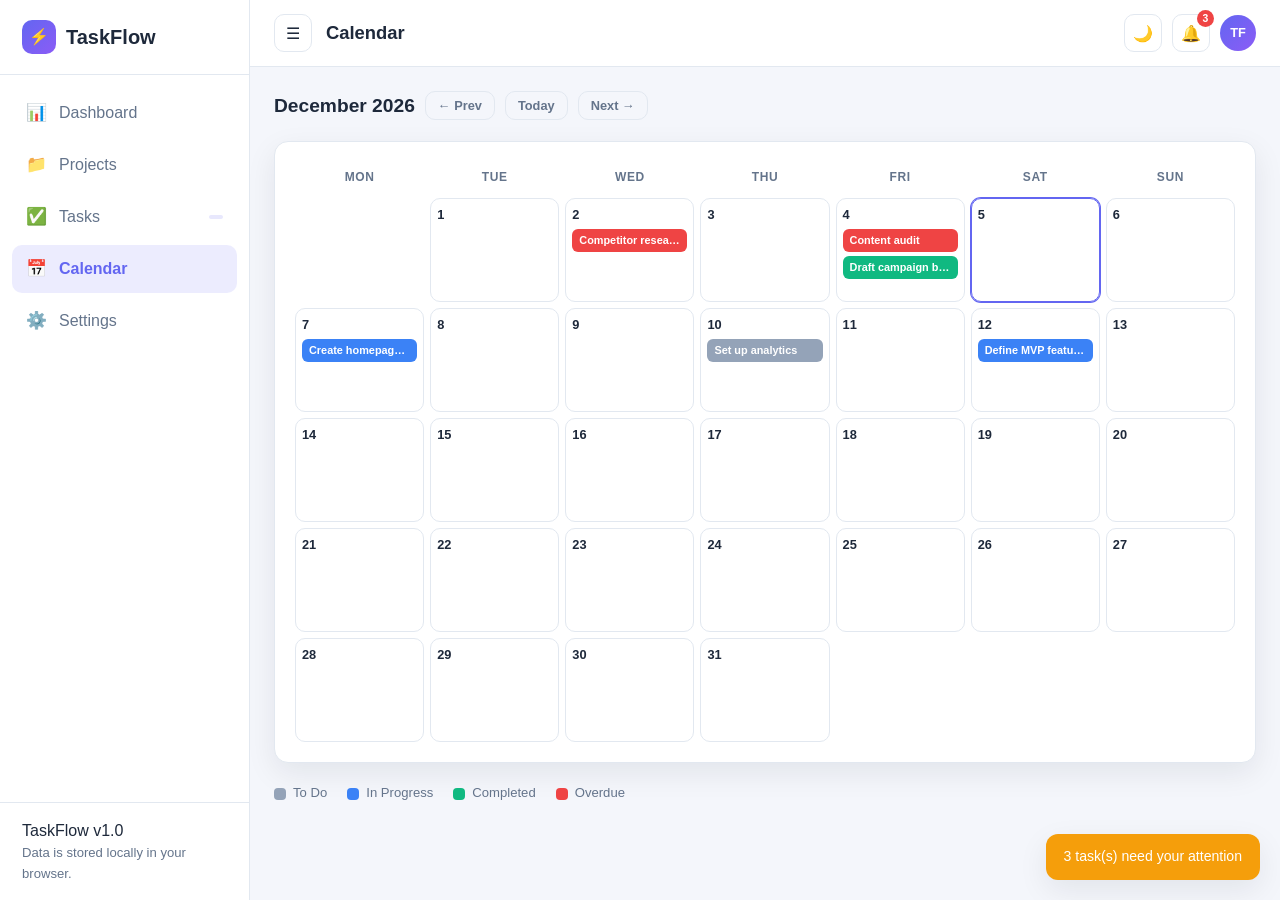
<file: pages/calendar.html>
<!DOCTYPE html>
<html lang="en" data-theme="light">
<head>
  <meta charset="UTF-8">
  <meta name="viewport" content="width=device-width, initial-scale=1.0">
  <title>Calendar | TaskFlow</title>
  <link rel="stylesheet" href="../css/style.css">
  <link rel="stylesheet" href="../css/dashboard.css">
  <link rel="stylesheet" href="../css/responsive.css">
</head>
<body>
  <div class="app">
    <aside class="sidebar">
      <div class="sidebar-brand">
        <span class="brand-logo">⚡</span> TaskFlow
      </div>
      <nav class="sidebar-nav">
        <a href="../index.html" class="nav-link" data-page="dashboard"><span class="nav-icon">📊</span> Dashboard</a>
        <a href="../pages/projects.html" class="nav-link" data-page="projects"><span class="nav-icon">📁</span> Projects</a>
        <a href="../pages/tasks.html" class="nav-link" data-page="tasks"><span class="nav-icon">✅</span> Tasks <span class="nav-tag"></span></a>
        <a href="../pages/calendar.html" class="nav-link" data-page="calendar"><span class="nav-icon">📅</span> Calendar</a>
        <a href="../pages/settings.html" class="nav-link" data-page="settings"><span class="nav-icon">⚙️</span> Settings</a>
      </nav>
      <div class="sidebar-foot">
        <p>TaskFlow v1.0</p>
        <p class="muted small">Data is stored locally in your browser.</p>
      </div>
    </aside>

    <div class="main">
      <header class="topbar">
        <button class="icon-btn" id="menuBtn" aria-label="Menu">☰</button>
        <h1 class="page-title">Calendar</h1>
        <div class="topbar-actions">
          <button class="icon-btn" id="themeToggle" title="Toggle theme">🌙</button>
          <div class="notif-wrap">
            <button class="icon-btn" id="notifBtn" title="Notifications">🔔<span id="notifBadge" class="badge">0</span></button>
            <div id="notifPanel" class="notif-panel"></div>
          </div>
          <div class="avatar" title="User">TF</div>
        </div>
      </header>

      <main class="content">

        <div class="toolbar">
          <h2 class="cal-title" id="calTitle"></h2>
          <div class="toolbar">
            <button class="btn btn-ghost btn-sm" id="calPrev">← Prev</button>
            <button class="btn btn-ghost btn-sm" id="calToday">Today</button>
            <button class="btn btn-ghost btn-sm" id="calNext">Next →</button>
          </div>
        </div>
        <div class="card">
          <div class="cal-grid" id="calGrid"></div>
        </div>
        <div class="legend">
          <span><i class="legend-swatch" style="background:#94a3b8"></i> To Do</span>
          <span><i class="legend-swatch" style="background:#3b82f6"></i> In Progress</span>
          <span><i class="legend-swatch" style="background:#10b981"></i> Completed</span>
          <span><i class="legend-swatch" style="background:#ef4444"></i> Overdue</span>
        </div>

      </main>
    </div>
  </div>

  <script src="../js/storage.js"></script>
  <script src="../js/app.js"></script>
  <script src="../js/notifications.js"></script>

  <script src="../js/calendar.js"></script>
</body>
</html>
</file>
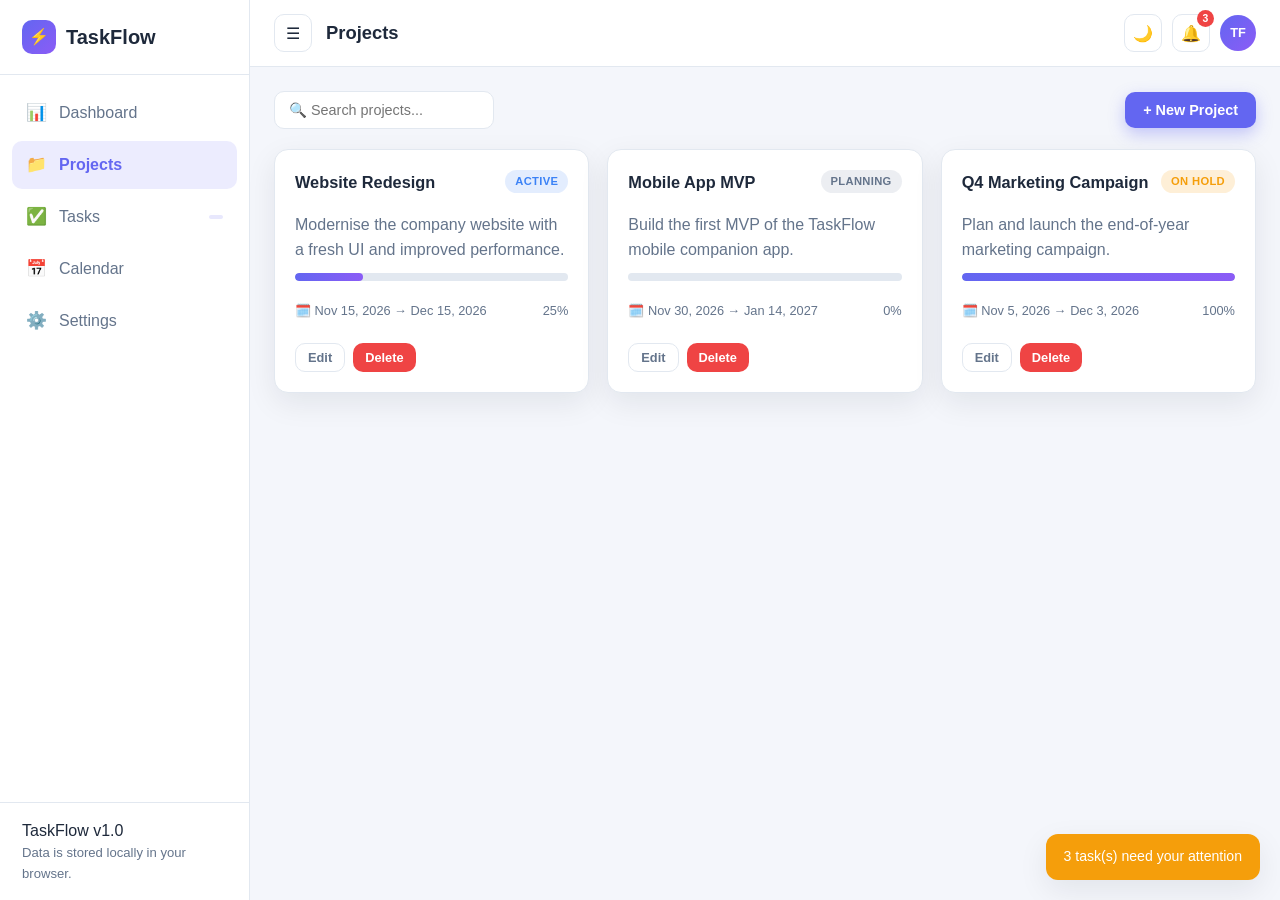
<file: pages/projects.html>
<!DOCTYPE html>
<html lang="en" data-theme="light">
<head>
  <meta charset="UTF-8">
  <meta name="viewport" content="width=device-width, initial-scale=1.0">
  <title>Projects | TaskFlow</title>
  <link rel="stylesheet" href="../css/style.css">
  <link rel="stylesheet" href="../css/dashboard.css">
  <link rel="stylesheet" href="../css/responsive.css">
</head>
<body>
  <div class="app">
    <aside class="sidebar">
      <div class="sidebar-brand">
        <span class="brand-logo">⚡</span> TaskFlow
      </div>
      <nav class="sidebar-nav">
        <a href="../index.html" class="nav-link" data-page="dashboard"><span class="nav-icon">📊</span> Dashboard</a>
        <a href="../pages/projects.html" class="nav-link" data-page="projects"><span class="nav-icon">📁</span> Projects</a>
        <a href="../pages/tasks.html" class="nav-link" data-page="tasks"><span class="nav-icon">✅</span> Tasks <span class="nav-tag"></span></a>
        <a href="../pages/calendar.html" class="nav-link" data-page="calendar"><span class="nav-icon">📅</span> Calendar</a>
        <a href="../pages/settings.html" class="nav-link" data-page="settings"><span class="nav-icon">⚙️</span> Settings</a>
      </nav>
      <div class="sidebar-foot">
        <p>TaskFlow v1.0</p>
        <p class="muted small">Data is stored locally in your browser.</p>
      </div>
    </aside>

    <div class="main">
      <header class="topbar">
        <button class="icon-btn" id="menuBtn" aria-label="Menu">☰</button>
        <h1 class="page-title">Projects</h1>
        <div class="topbar-actions">
          <button class="icon-btn" id="themeToggle" title="Toggle theme">🌙</button>
          <div class="notif-wrap">
            <button class="icon-btn" id="notifBtn" title="Notifications">🔔<span id="notifBadge" class="badge">0</span></button>
            <div id="notifPanel" class="notif-panel"></div>
          </div>
          <div class="avatar" title="User">TF</div>
        </div>
      </header>

      <main class="content">

        <div class="toolbar">
          <input type="search" id="projectSearch" class="input" placeholder="🔍 Search projects...">
          <button class="btn btn-primary" id="newProjectBtn">+ New Project</button>
        </div>
        <div id="projectGrid" class="projects-grid"></div>

      </main>
    </div>
  </div>

  <script src="../js/storage.js"></script>
  <script src="../js/app.js"></script>
  <script src="../js/notifications.js"></script>

  <script src="../js/projects.js"></script>
</body>
</html>
</file>
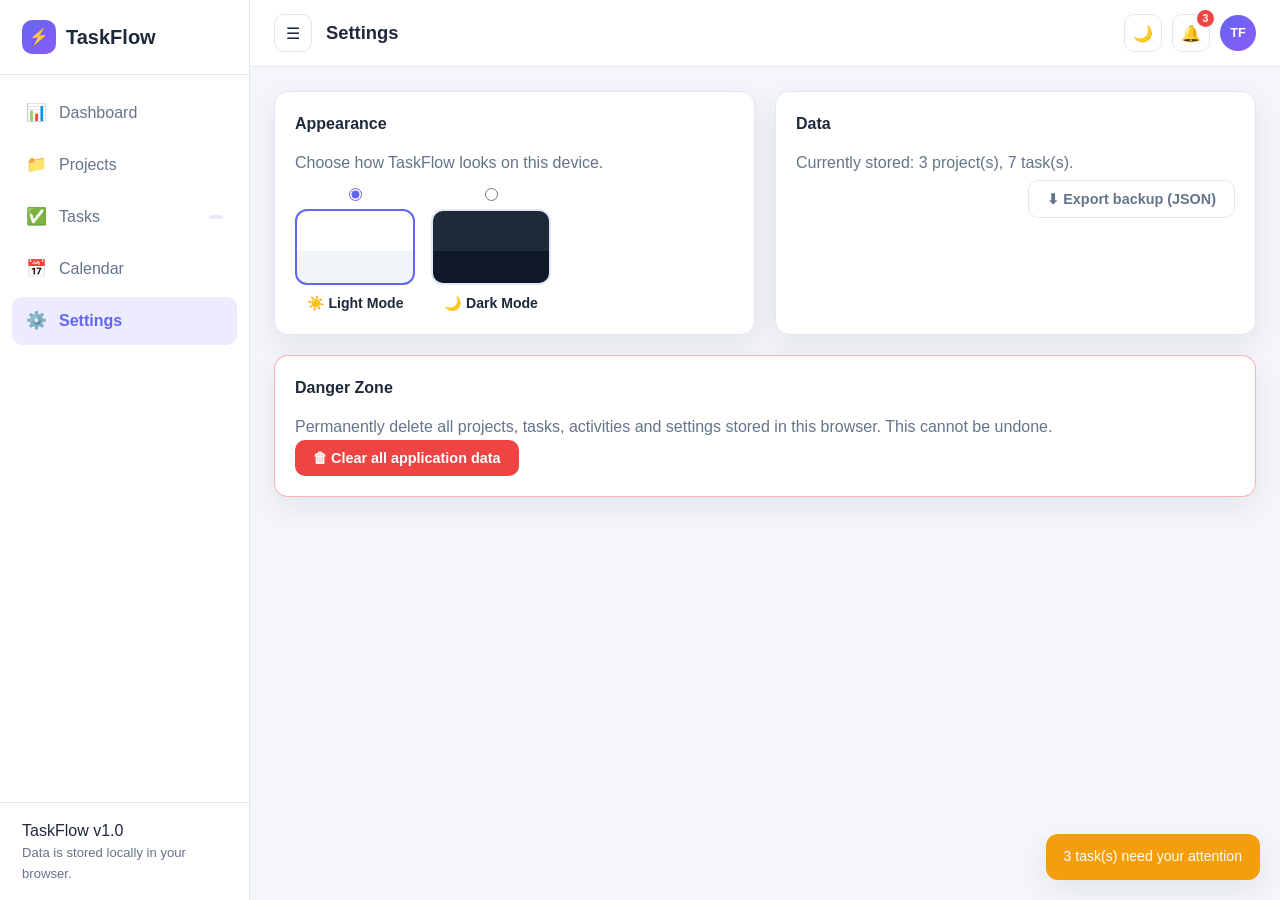
<file: pages/settings.html>
<!DOCTYPE html>
<html lang="en" data-theme="light">
<head>
  <meta charset="UTF-8">
  <meta name="viewport" content="width=device-width, initial-scale=1.0">
  <title>Settings | TaskFlow</title>
  <link rel="stylesheet" href="../css/style.css">
  <link rel="stylesheet" href="../css/dashboard.css">
  <link rel="stylesheet" href="../css/responsive.css">
</head>
<body>
  <div class="app">
    <aside class="sidebar">
      <div class="sidebar-brand">
        <span class="brand-logo">⚡</span> TaskFlow
      </div>
      <nav class="sidebar-nav">
        <a href="../index.html" class="nav-link" data-page="dashboard"><span class="nav-icon">📊</span> Dashboard</a>
        <a href="../pages/projects.html" class="nav-link" data-page="projects"><span class="nav-icon">📁</span> Projects</a>
        <a href="../pages/tasks.html" class="nav-link" data-page="tasks"><span class="nav-icon">✅</span> Tasks <span class="nav-tag"></span></a>
        <a href="../pages/calendar.html" class="nav-link" data-page="calendar"><span class="nav-icon">📅</span> Calendar</a>
        <a href="../pages/settings.html" class="nav-link" data-page="settings"><span class="nav-icon">⚙️</span> Settings</a>
      </nav>
      <div class="sidebar-foot">
        <p>TaskFlow v1.0</p>
        <p class="muted small">Data is stored locally in your browser.</p>
      </div>
    </aside>

    <div class="main">
      <header class="topbar">
        <button class="icon-btn" id="menuBtn" aria-label="Menu">☰</button>
        <h1 class="page-title">Settings</h1>
        <div class="topbar-actions">
          <button class="icon-btn" id="themeToggle" title="Toggle theme">🌙</button>
          <div class="notif-wrap">
            <button class="icon-btn" id="notifBtn" title="Notifications">🔔<span id="notifBadge" class="badge">0</span></button>
            <div id="notifPanel" class="notif-panel"></div>
          </div>
          <div class="avatar" title="User">TF</div>
        </div>
      </header>

      <main class="content">

        <div class="grid-2">
          <div class="card">
            <h3 class="card-title">Appearance</h3>
            <p class="muted">Choose how TaskFlow looks on this device.</p>
            <div class="theme-options">
              <label class="theme-option">
                <input type="radio" name="theme" value="light">
                <span class="theme-preview theme-preview-light"></span>
                <span>☀️ Light Mode</span>
              </label>
              <label class="theme-option">
                <input type="radio" name="theme" value="dark">
                <span class="theme-preview theme-preview-dark"></span>
                <span>🌙 Dark Mode</span>
              </label>
            </div>
          </div>

          <div class="card">
            <h3 class="card-title">Data</h3>
            <p class="muted" id="dataSummary"></p>
            <div class="form-actions">
              <button class="btn btn-ghost" id="exportData">⬇ Export backup (JSON)</button>
            </div>
          </div>
        </div>

        <div class="card danger-card">
          <h3 class="card-title">Danger Zone</h3>
          <p class="muted">Permanently delete all projects, tasks, activities and settings stored in this browser. This cannot be undone.</p>
          <button class="btn btn-danger" id="clearData">🗑 Clear all application data</button>
        </div>

      </main>
    </div>
  </div>

  <script src="../js/storage.js"></script>
  <script src="../js/app.js"></script>
  <script src="../js/notifications.js"></script>


  <script>
  document.addEventListener('DOMContentLoaded', () => {
    App.init('settings');
    Notifications.greet();
    renderSettings();

    $$('input[name="theme"]').forEach(r => r.addEventListener('change', e => {
      App.setTheme(e.target.value);
      showToast(e.target.value === 'dark' ? 'Dark mode enabled' : 'Light mode enabled', 'info');
      renderSettings();
    }));

    $('#exportData').addEventListener('click', () => {
      const data = {
        projects: Storage.getProjects(),
        tasks: Storage.getTasks(),
        activities: Storage.getActivities(),
        settings: Storage.getSettings()
      };
      const blob = new Blob([JSON.stringify(data, null, 2)], { type: 'application/json' });
      const a = document.createElement('a');
      a.href = URL.createObjectURL(blob);
      a.download = 'taskflow-backup.json';
      a.click();
      URL.revokeObjectURL(a.href);
      showToast('Backup downloaded', 'success');
    });

    $('#clearData').addEventListener('click', () => {
      if (!confirm('This permanently deletes ALL TaskFlow data in this browser. Continue?')) return;
      Storage.clearAll();
      Storage.seedIfEmpty();
      App.applyTheme();
      showToast('All data cleared. Fresh demo data loaded.', 'success');
      renderSettings();
      Notifications.renderPanel();
    });
  });

  function renderSettings() {
    const s = Storage.getSettings();
    $$('input[name="theme"]').forEach(r => { r.checked = r.value === (s.theme || 'light'); });
    const projects = Storage.getProjects().length;
    const tasks = Storage.getTasks().length;
    $('#dataSummary').textContent = 'Currently stored: ' + projects + ' project(s), ' + tasks + ' task(s).';
  }
  </script>
</body>
</html>
</file>
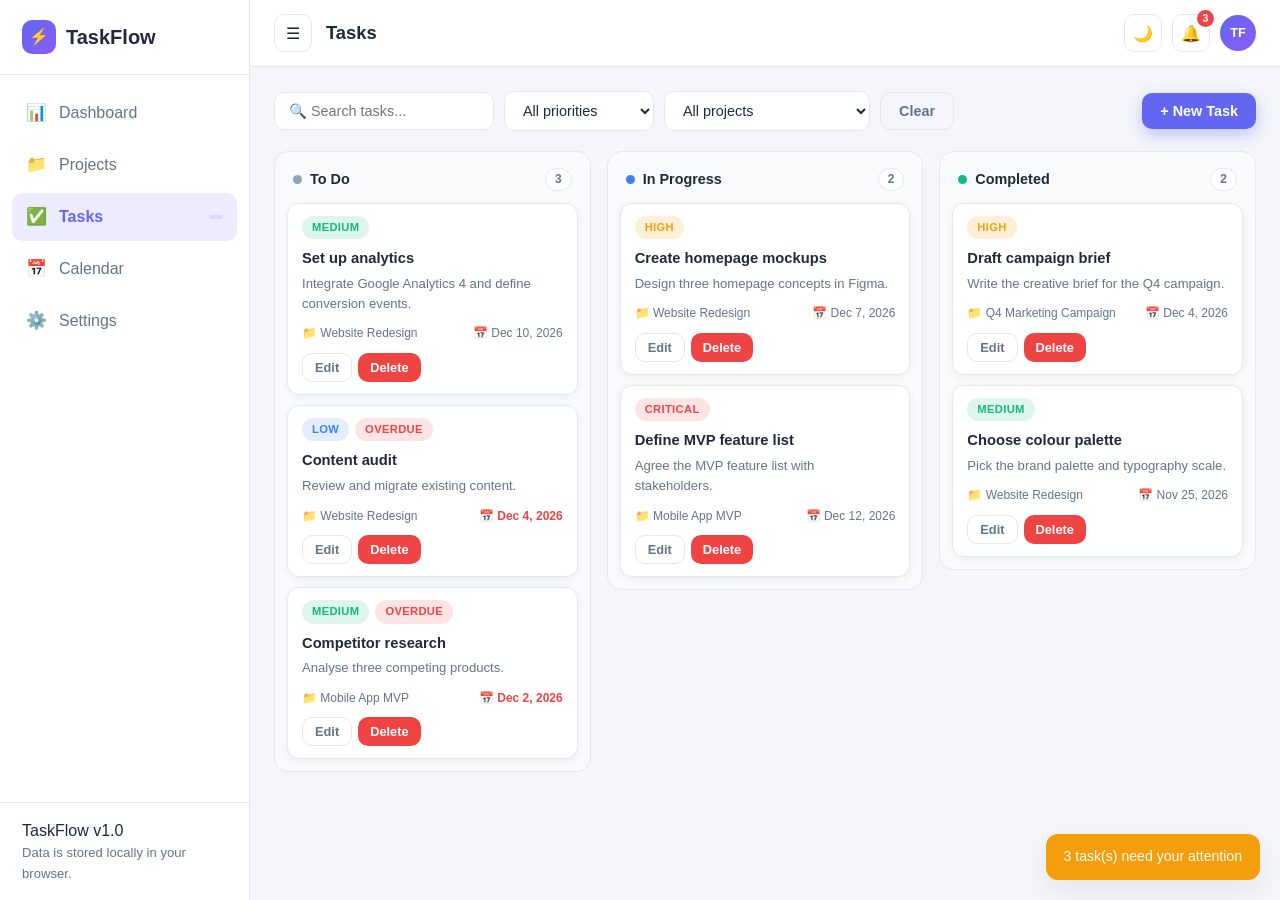
<file: pages/tasks.html>
<!DOCTYPE html>
<html lang="en" data-theme="light">
<head>
  <meta charset="UTF-8">
  <meta name="viewport" content="width=device-width, initial-scale=1.0">
  <title>Tasks | TaskFlow</title>
  <link rel="stylesheet" href="../css/style.css">
  <link rel="stylesheet" href="../css/dashboard.css">
  <link rel="stylesheet" href="../css/responsive.css">
</head>
<body>
  <div class="app">
    <aside class="sidebar">
      <div class="sidebar-brand">
        <span class="brand-logo">⚡</span> TaskFlow
      </div>
      <nav class="sidebar-nav">
        <a href="../index.html" class="nav-link" data-page="dashboard"><span class="nav-icon">📊</span> Dashboard</a>
        <a href="../pages/projects.html" class="nav-link" data-page="projects"><span class="nav-icon">📁</span> Projects</a>
        <a href="../pages/tasks.html" class="nav-link" data-page="tasks"><span class="nav-icon">✅</span> Tasks <span class="nav-tag"></span></a>
        <a href="../pages/calendar.html" class="nav-link" data-page="calendar"><span class="nav-icon">📅</span> Calendar</a>
        <a href="../pages/settings.html" class="nav-link" data-page="settings"><span class="nav-icon">⚙️</span> Settings</a>
      </nav>
      <div class="sidebar-foot">
        <p>TaskFlow v1.0</p>
        <p class="muted small">Data is stored locally in your browser.</p>
      </div>
    </aside>

    <div class="main">
      <header class="topbar">
        <button class="icon-btn" id="menuBtn" aria-label="Menu">☰</button>
        <h1 class="page-title">Tasks</h1>
        <div class="topbar-actions">
          <button class="icon-btn" id="themeToggle" title="Toggle theme">🌙</button>
          <div class="notif-wrap">
            <button class="icon-btn" id="notifBtn" title="Notifications">🔔<span id="notifBadge" class="badge">0</span></button>
            <div id="notifPanel" class="notif-panel"></div>
          </div>
          <div class="avatar" title="User">TF</div>
        </div>
      </header>

      <main class="content">

        <div class="toolbar">
          <input type="search" id="taskSearch" class="input" placeholder="🔍 Search tasks...">
          <select id="priorityFilter" class="input input-sm">
            <option value="">All priorities</option>
            <option value="low">Low</option>
            <option value="medium">Medium</option>
            <option value="high">High</option>
            <option value="critical">Critical</option>
          </select>
          <select id="projectFilter" class="input input-sm"></select>
          <button class="btn btn-ghost" id="clearFilters">Clear</button>
          <button class="btn btn-primary" id="newTaskBtn">+ New Task</button>
        </div>

        <div class="kanban">
          <div class="kanban-col" id="col-todo" data-status="todo">
            <div class="kanban-col-head"><span class="dot dot-todo"></span> To Do <span class="col-count">0</span></div>
            <div class="kanban-list"></div>
          </div>
          <div class="kanban-col" id="col-in-progress" data-status="in-progress">
            <div class="kanban-col-head"><span class="dot dot-progress"></span> In Progress <span class="col-count">0</span></div>
            <div class="kanban-list"></div>
          </div>
          <div class="kanban-col" id="col-completed" data-status="completed">
            <div class="kanban-col-head"><span class="dot dot-done"></span> Completed <span class="col-count">0</span></div>
            <div class="kanban-list"></div>
          </div>
        </div>

      </main>
    </div>
  </div>

  <script src="../js/storage.js"></script>
  <script src="../js/app.js"></script>
  <script src="../js/notifications.js"></script>

  <script src="../js/tasks.js"></script>
</body>
</html>
</file>
<file: css/style.css>
/* ============================================================
   TaskFlow - style.css
   Base layout, theme variables, sidebar, topbar,
   buttons, cards, forms, modal, toasts.
   ============================================================ */

:root {
  --bg: #f4f6fb;
  --surface: #ffffff;
  --surface-2: #f8fafc;
  --text: #1e293b;
  --muted: #64748b;
  --border: #e2e8f0;
  --primary: #6366f1;
  --primary-dark: #4f46e5;
  --success: #10b981;
  --warning: #f59e0b;
  --danger: #ef4444;
  --info: #3b82f6;
  --shadow: 0 10px 30px rgba(15, 23, 42, .08);
  --radius: 14px;
}

[data-theme="dark"] {
  --bg: #0f172a;
  --surface: #1e293b;
  --surface-2: #172033;
  --text: #e2e8f0;
  --muted: #94a3b8;
  --border: #334155;
  --shadow: 0 10px 30px rgba(0, 0, 0, .35);
}

* { margin: 0; padding: 0; box-sizing: border-box; }

body {
  font-family: 'Segoe UI', -apple-system, BlinkMacSystemFont, Roboto, Helvetica, Arial, sans-serif;
  background: var(--bg);
  color: var(--text);
  line-height: 1.55;
}

a { color: inherit; text-decoration: none; }
.muted { color: var(--muted); }
.small { font-size: .82rem; }
.text-danger { color: var(--danger); font-weight: 600; }

/* ---------------- Layout ---------------- */
.app { display: flex; min-height: 100vh; }

.main { flex: 1; display: flex; flex-direction: column; min-width: 0; }

.content { padding: 24px; display: flex; flex-direction: column; gap: 20px; }

/* ---------------- Sidebar ---------------- */
.sidebar {
  width: 250px;
  flex-shrink: 0;
  background: var(--surface);
  border-right: 1px solid var(--border);
  display: flex;
  flex-direction: column;
  position: sticky;
  top: 0;
  height: 100vh;
}

.sidebar-brand {
  display: flex;
  align-items: center;
  gap: 10px;
  padding: 20px 22px;
  font-size: 1.25rem;
  font-weight: 700;
  border-bottom: 1px solid var(--border);
}

.brand-logo {
  width: 34px; height: 34px;
  display: grid; place-items: center;
  background: linear-gradient(135deg, var(--primary), #8b5cf6);
  border-radius: 10px;
  font-size: 1rem;
}

.sidebar-nav { padding: 14px 12px; display: flex; flex-direction: column; gap: 4px; flex: 1; }

.nav-link {
  display: flex;
  align-items: center;
  gap: 12px;
  padding: 11px 14px;
  border-radius: 10px;
  color: var(--muted);
  font-weight: 500;
  transition: background .15s, color .15s;
}

.nav-link:hover { background: var(--surface-2); color: var(--text); }

.nav-link.active {
  background: rgba(99, 102, 241, .12);
  color: var(--primary);
  font-weight: 600;
}

.nav-icon { font-size: 1.05rem; }

.nav-tag {
  margin-left: auto;
  font-size: .65rem;
  font-weight: 700;
  text-transform: uppercase;
  background: rgba(99, 102, 241, .15);
  color: var(--primary);
  padding: 2px 7px;
  border-radius: 99px;
}

.sidebar-foot { padding: 16px 22px; border-top: 1px solid var(--border); }

/* ---------------- Topbar ---------------- */
.topbar {
  display: flex;
  align-items: center;
  gap: 14px;
  padding: 14px 24px;
  background: var(--surface);
  border-bottom: 1px solid var(--border);
  position: sticky;
  top: 0;
  z-index: 50;
}

.page-title { font-size: 1.15rem; font-weight: 700; flex: 1; }

.topbar-actions { display: flex; align-items: center; gap: 10px; }

.avatar {
  width: 36px; height: 36px;
  border-radius: 50%;
  display: grid; place-items: center;
  font-size: .8rem; font-weight: 700;
  color: #fff;
  background: linear-gradient(135deg, var(--primary), #8b5cf6);
}

.icon-btn {
  position: relative;
  border: 1px solid var(--border);
  background: var(--surface);
  color: var(--text);
  width: 38px; height: 38px;
  border-radius: 10px;
  font-size: 1rem;
  cursor: pointer;
  display: grid; place-items: center;
  transition: background .15s;
}

.icon-btn:hover { background: var(--surface-2); }

.badge {
  position: absolute;
  top: -5px; right: -5px;
  min-width: 17px; height: 17px;
  padding: 0 4px;
  border-radius: 99px;
  background: var(--danger);
  color: #fff;
  font-size: .65rem;
  font-weight: 700;
  align-items: center;
  justify-content: center;
  display: none;
}

/* ---------------- Notification panel ---------------- */
.notif-wrap { position: relative; }

.notif-panel {
  position: absolute;
  right: 0; top: 48px;
  width: 320px;
  max-height: 380px;
  overflow-y: auto;
  background: var(--surface);
  border: 1px solid var(--border);
  border-radius: var(--radius);
  box-shadow: var(--shadow);
  padding: 10px;
  display: none;
  z-index: 90;
}

.notif-panel.open { display: block; }

.notif-item {
  display: flex;
  gap: 10px;
  padding: 10px;
  border-radius: 10px;
}

.notif-item:hover { background: var(--surface-2); }

.notif-item p { font-size: .85rem; }
.notif-item small { color: var(--muted); }

.notif-icon { font-size: 1.1rem; }

/* ---------------- Buttons ---------------- */
.btn {
  border: none;
  border-radius: 10px;
  padding: 10px 18px;
  font-size: .9rem;
  font-weight: 600;
  cursor: pointer;
  transition: transform .1s, box-shadow .15s, background .15s;
  white-space: nowrap;
}

.btn:active { transform: scale(.97); }

.btn-primary { background: var(--primary); color: #fff; box-shadow: 0 6px 16px rgba(99, 102, 241, .35); }
.btn-primary:hover { background: var(--primary-dark); }

.btn-ghost { background: transparent; color: var(--muted); border: 1px solid var(--border); }
.btn-ghost:hover { color: var(--text); background: var(--surface-2); }

.btn-danger { background: var(--danger); color: #fff; }
.btn-danger:hover { background: #dc2626; }

.btn-sm { padding: 6px 12px; font-size: .8rem; }

/* ---------------- Cards ---------------- */
.card {
  background: var(--surface);
  border: 1px solid var(--border);
  border-radius: var(--radius);
  padding: 20px;
  box-shadow: var(--shadow);
}

.card-title { font-size: 1rem; font-weight: 700; margin-bottom: 14px; }

.card-head { display: flex; align-items: flex-start; justify-content: space-between; gap: 10px; margin-bottom: 8px; }
.card-head h3 { font-size: 1.02rem; }

.card-meta {
  display: flex;
  justify-content: space-between;
  font-size: .8rem;
  color: var(--muted);
  margin: 10px 0 12px;
}

.card-actions { display: flex; gap: 8px; }

.grid-2 { display: grid; grid-template-columns: 1fr 1fr; gap: 20px; }

.empty-state {
  text-align: center;
  color: var(--muted);
  padding: 32px 16px;
  grid-column: 1 / -1;
}

/* ---------------- Pills / progress ---------------- */
.pill {
  display: inline-block;
  padding: 3px 10px;
  border-radius: 99px;
  font-size: .7rem;
  font-weight: 700;
  text-transform: uppercase;
  letter-spacing: .03em;
}

.priority-low    { background: rgba(59,130,246,.14); color: var(--info); }
.priority-medium { background: rgba(16,185,129,.14); color: var(--success); }
.priority-high   { background: rgba(245,158,11,.16); color: var(--warning); }
.priority-critical { background: rgba(239,68,68,.14); color: var(--danger); }
.pill-danger     { background: rgba(239,68,68,.14); color: var(--danger); }
.pill-planning   { background: rgba(148,163,184,.18); color: var(--muted); }
.pill-active     { background: rgba(59,130,246,.14); color: var(--info); }
.pill-on-hold    { background: rgba(245,158,11,.16); color: var(--warning); }
.pill-completed  { background: rgba(16,185,129,.14); color: var(--success); }

.progress {
  height: 8px;
  border-radius: 99px;
  background: var(--border);
  overflow: hidden;
}

.progress-bar {
  height: 100%;
  border-radius: 99px;
  background: linear-gradient(90deg, var(--primary), #8b5cf6);
  transition: width .35s ease;
}

/* ---------------- Toolbar & inputs ---------------- */
.toolbar {
  display: flex;
  align-items: center;
  gap: 10px;
  flex-wrap: wrap;
}

.input {
  padding: 10px 14px;
  border: 1px solid var(--border);
  border-radius: 10px;
  background: var(--surface);
  color: var(--text);
  font-size: .9rem;
  outline: none;
  min-width: 220px;
}

.input:focus { border-color: var(--primary); box-shadow: 0 0 0 3px rgba(99, 102, 241, .15); }

.input-sm { min-width: 150px; }

.toolbar .btn-primary { margin-left: auto; }

/* ---------------- Forms & modal ---------------- */
.form { display: flex; flex-direction: column; gap: 14px; }

.form-field { display: flex; flex-direction: column; gap: 6px; }
.form-field span { font-size: .82rem; font-weight: 600; }

.form-field input,
.form-field textarea,
.form-field select {
  padding: 10px 12px;
  border: 1px solid var(--border);
  border-radius: 10px;
  background: var(--surface);
  color: var(--text);
  font-size: .9rem;
  font-family: inherit;
  outline: none;
}

.form-field input:focus,
.form-field textarea:focus,
.form-field select:focus { border-color: var(--primary); }

.form-row { display: grid; grid-template-columns: 1fr 1fr; gap: 12px; }

.form-actions { display: flex; justify-content: flex-end; gap: 10px; margin-top: 4px; }

.modal-overlay {
  position: fixed;
  inset: 0;
  background: rgba(15, 23, 42, .55);
  backdrop-filter: blur(3px);
  display: grid;
  place-items: center;
  z-index: 100;
  padding: 20px;
}

.modal {
  background: var(--surface);
  border-radius: 16px;
  width: 100%;
  max-width: 460px;
  max-height: 90vh;
  overflow-y: auto;
  box-shadow: var(--shadow);
  animation: pop .18s ease;
}

.modal-wide { max-width: 560px; }

@keyframes pop {
  from { transform: scale(.95) translateY(8px); opacity: 0; }
  to   { transform: scale(1) translateY(0);   opacity: 1; }
}

.modal-header {
  display: flex;
  align-items: center;
  justify-content: space-between;
  padding: 18px 22px;
  border-bottom: 1px solid var(--border);
}

.modal-header h3 { font-size: 1.05rem; }
.modal-header .icon-btn { border: none; font-size: 1.3rem; }

.modal-body { padding: 22px; }

/* ---------------- Toasts ---------------- */
#toastWrap {
  position: fixed;
  bottom: 20px;
  right: 20px;
  display: flex;
  flex-direction: column;
  gap: 10px;
  z-index: 200;
}

.toast {
  padding: 12px 18px;
  border-radius: 12px;
  color: #fff;
  font-size: .88rem;
  font-weight: 500;
  box-shadow: var(--shadow);
  opacity: 0;
  transform: translateY(10px);
  transition: opacity .25s, transform .25s;
}

.toast.show { opacity: 1; transform: translateY(0); }
.toast-success { background: var(--success); }
.toast-error   { background: var(--danger); }
.toast-warning { background: var(--warning); }
.toast-info    { background: var(--info); }
</file>
<file: css/dashboard.css>
/* ============================================================
   TaskFlow - dashboard.css
   KPI cards, charts, activity feed, Kanban board,
   calendar, settings, projects grid.
   ============================================================ */

/* ---------------- Dashboard KPI cards ---------------- */
.stats-grid {
  display: grid;
  grid-template-columns: repeat(6, 1fr);
  gap: 16px;
}

.stat-card {
  background: var(--surface);
  border: 1px solid var(--border);
  border-radius: var(--radius);
  padding: 16px;
  display: flex;
  align-items: center;
  gap: 12px;
  box-shadow: var(--shadow);
}

.stat-icon {
  width: 42px; height: 42px;
  border-radius: 12px;
  display: grid; place-items: center;
  font-size: 1.15rem;
  flex-shrink: 0;
}

.stat-label { font-size: .75rem; color: var(--muted); font-weight: 600; }
.stat-value { font-size: 1.45rem; font-weight: 800; line-height: 1.2; }

/* ---------------- Completion ring & charts ---------------- */
.ring-wrap { display: flex; flex-direction: column; align-items: center; gap: 10px; padding: 8px 0; }

.completion-ring {
  width: 150px; height: 150px;
  border-radius: 50%;
  display: grid; place-items: center;
  position: relative;
}

.completion-ring::before {
  content: '';
  position: absolute;
  inset: 14px;
  border-radius: 50%;
  background: var(--surface);
}

.completion-ring span {
  position: relative;
  font-size: 1.5rem;
  font-weight: 800;
}

.chart-box { height: 230px; display: flex; justify-content: center; }

/* ---------------- Activity feed ---------------- */
.activity-list { display: flex; flex-direction: column; }

.activity-item {
  display: flex;
  gap: 12px;
  padding: 10px 2px;
  border-bottom: 1px solid var(--border);
  font-size: .88rem;
}

.activity-item:last-child { border-bottom: none; }
.activity-item small { color: var(--muted); }

.activity-dot {
  width: 9px; height: 9px;
  border-radius: 50%;
  margin-top: 6px;
  flex-shrink: 0;
  background: var(--info);
}

.activity-success .activity-dot { background: var(--success); }
.activity-danger  .activity-dot { background: var(--danger); }
.activity-info    .activity-dot { background: var(--info); }

/* ---------------- Projects grid ---------------- */
.projects-grid {
  display: grid;
  grid-template-columns: repeat(auto-fill, minmax(300px, 1fr));
  gap: 18px;
}

.project-card { display: flex; flex-direction: column; gap: 10px; }

/* ---------------- Kanban board ---------------- */
.kanban {
  display: grid;
  grid-template-columns: repeat(3, 1fr);
  gap: 16px;
  align-items: start;
}

.kanban-col {
  background: var(--surface-2);
  border: 1px solid var(--border);
  border-radius: var(--radius);
  padding: 12px;
  min-height: 300px;
}

.kanban-col-head {
  display: flex;
  align-items: center;
  gap: 8px;
  font-weight: 700;
  font-size: .9rem;
  padding: 4px 6px 12px;
}

.col-count {
  margin-left: auto;
  background: var(--surface);
  border: 1px solid var(--border);
  border-radius: 99px;
  font-size: .75rem;
  padding: 1px 9px;
  color: var(--muted);
}

.dot { width: 9px; height: 9px; border-radius: 50%; }
.dot-todo     { background: #94a3b8; }
.dot-progress { background: var(--info); }
.dot-done     { background: var(--success); }

.kanban-list {
  display: flex;
  flex-direction: column;
  gap: 10px;
  min-height: 180px;
  border-radius: 10px;
  transition: background .15s, outline .15s;
}

.kanban-list.drag-over { background: rgba(99, 102, 241, .08); outline: 2px dashed var(--primary); outline-offset: 4px; }

.kanban-empty {
  text-align: center;
  color: var(--muted);
  font-size: .82rem;
  padding: 26px 0;
  border: 1px dashed var(--border);
  border-radius: 10px;
}

.task-card {
  background: var(--surface);
  border: 1px solid var(--border);
  border-radius: 12px;
  padding: 12px 14px;
  cursor: grab;
  box-shadow: 0 2px 8px rgba(15, 23, 42, .06);
  transition: box-shadow .15s, transform .15s;
}

.task-card:hover { box-shadow: 0 6px 18px rgba(15, 23, 42, .12); transform: translateY(-1px); }
.task-card.dragging { opacity: .5; cursor: grabbing; }

.task-card-head { display: flex; gap: 6px; margin-bottom: 8px; }
.task-card h4 { font-size: .92rem; margin-bottom: 4px; }
.task-card-foot {
  display: flex;
  justify-content: space-between;
  gap: 8px;
  font-size: .75rem;
  color: var(--muted);
  margin-top: 10px;
  flex-wrap: wrap;
}
.task-card-actions { display: flex; gap: 6px; margin-top: 10px; }

/* ---------------- Calendar ---------------- */
.cal-title { font-size: 1.2rem; font-weight: 700; }

.cal-grid {
  display: grid;
  grid-template-columns: repeat(7, 1fr);
  gap: 6px;
}

.cal-weekday {
  text-align: center;
  font-size: .75rem;
  font-weight: 700;
  text-transform: uppercase;
  letter-spacing: .05em;
  color: var(--muted);
  padding: 6px 0;
}

.cal-cell {
  min-height: 104px;
  border: 1px solid var(--border);
  border-radius: 10px;
  padding: 6px;
  display: flex;
  flex-direction: column;
  gap: 4px;
  overflow: hidden;
}

.cal-empty { background: transparent; border-color: transparent; }

.cal-today { border-color: var(--primary); box-shadow: 0 0 0 1px var(--primary); }

.cal-day { font-size: .8rem; font-weight: 700; }

.cal-task {
  font-size: .68rem;
  font-weight: 600;
  padding: 3px 7px;
  border-radius: 6px;
  white-space: nowrap;
  overflow: hidden;
  text-overflow: ellipsis;
  color: #fff;
}

.status-todo        { background: #94a3b8; }
.status-in-progress { background: var(--info); }
.status-completed   { background: var(--success); }
.cal-overdue        { background: var(--danger) !important; }

.legend {
  display: flex;
  gap: 20px;
  font-size: .82rem;
  color: var(--muted);
  flex-wrap: wrap;
}

.legend span { display: flex; align-items: center; gap: 7px; }

.legend-swatch { width: 12px; height: 12px; border-radius: 4px; display: inline-block; }

/* ---------------- Settings ---------------- */
.theme-options { display: flex; gap: 16px; margin-top: 12px; flex-wrap: wrap; }

.theme-option {
  display: flex;
  flex-direction: column;
  align-items: center;
  gap: 8px;
  cursor: pointer;
  font-size: .88rem;
  font-weight: 600;
}

.theme-option input { accent-color: var(--primary); }

.theme-preview {
  width: 120px; height: 76px;
  border-radius: 12px;
  border: 2px solid var(--border);
  transition: border-color .15s;
}

.theme-option input:checked + .theme-preview { border-color: var(--primary); }

.theme-preview-light {
  background: linear-gradient(#fff 55%, #f1f5f9 55%);
}

.theme-preview-dark {
  background: linear-gradient(#1e293b 55%, #0f172a 55%);
}

.danger-card { border-color: rgba(239, 68, 68, .4); }
</file>
<file: css/responsive.css>
/* ============================================================
   TaskFlow - responsive.css
   Tablet and mobile breakpoints.
   ============================================================ */

@media (max-width: 1200px) {
  .stats-grid { grid-template-columns: repeat(3, 1fr); }
}

@media (max-width: 1024px) {
  .sidebar {
    position: fixed;
    left: 0; top: 0;
    z-index: 120;
    height: 100vh;
    transform: translateX(-100%);
    transition: transform .25s ease;
    box-shadow: var(--shadow);
  }
  .sidebar.open { transform: translateX(0); }
  .grid-2 { grid-template-columns: 1fr; }
  .kanban { grid-template-columns: 1fr; }
  .cal-cell { min-height: 84px; }
}

@media (max-width: 768px) {
  .content { padding: 16px; }
  .topbar { padding: 12px 16px; }
  .stats-grid { grid-template-columns: repeat(2, 1fr); }
  .input { min-width: 100%; }
  .toolbar .btn-primary { margin-left: 0; width: 100%; }
  .toolbar .btn-ghost { width: 100%; }
  .toolbar { flex-direction: column; align-items: stretch; }
  .cal-grid { gap: 3px; }
  .cal-cell { min-height: 66px; padding: 4px; }
  .cal-task { font-size: .6rem; }
  .form-row { grid-template-columns: 1fr; }
  .modal { max-width: 100%; }
  .notif-panel { width: min(320px, 90vw); }
}

@media (max-width: 480px) {
  .stats-grid { grid-template-columns: 1fr 1fr; gap: 10px; }
  .stat-card { padding: 12px; }
  .stat-value { font-size: 1.2rem; }
}
</file>
